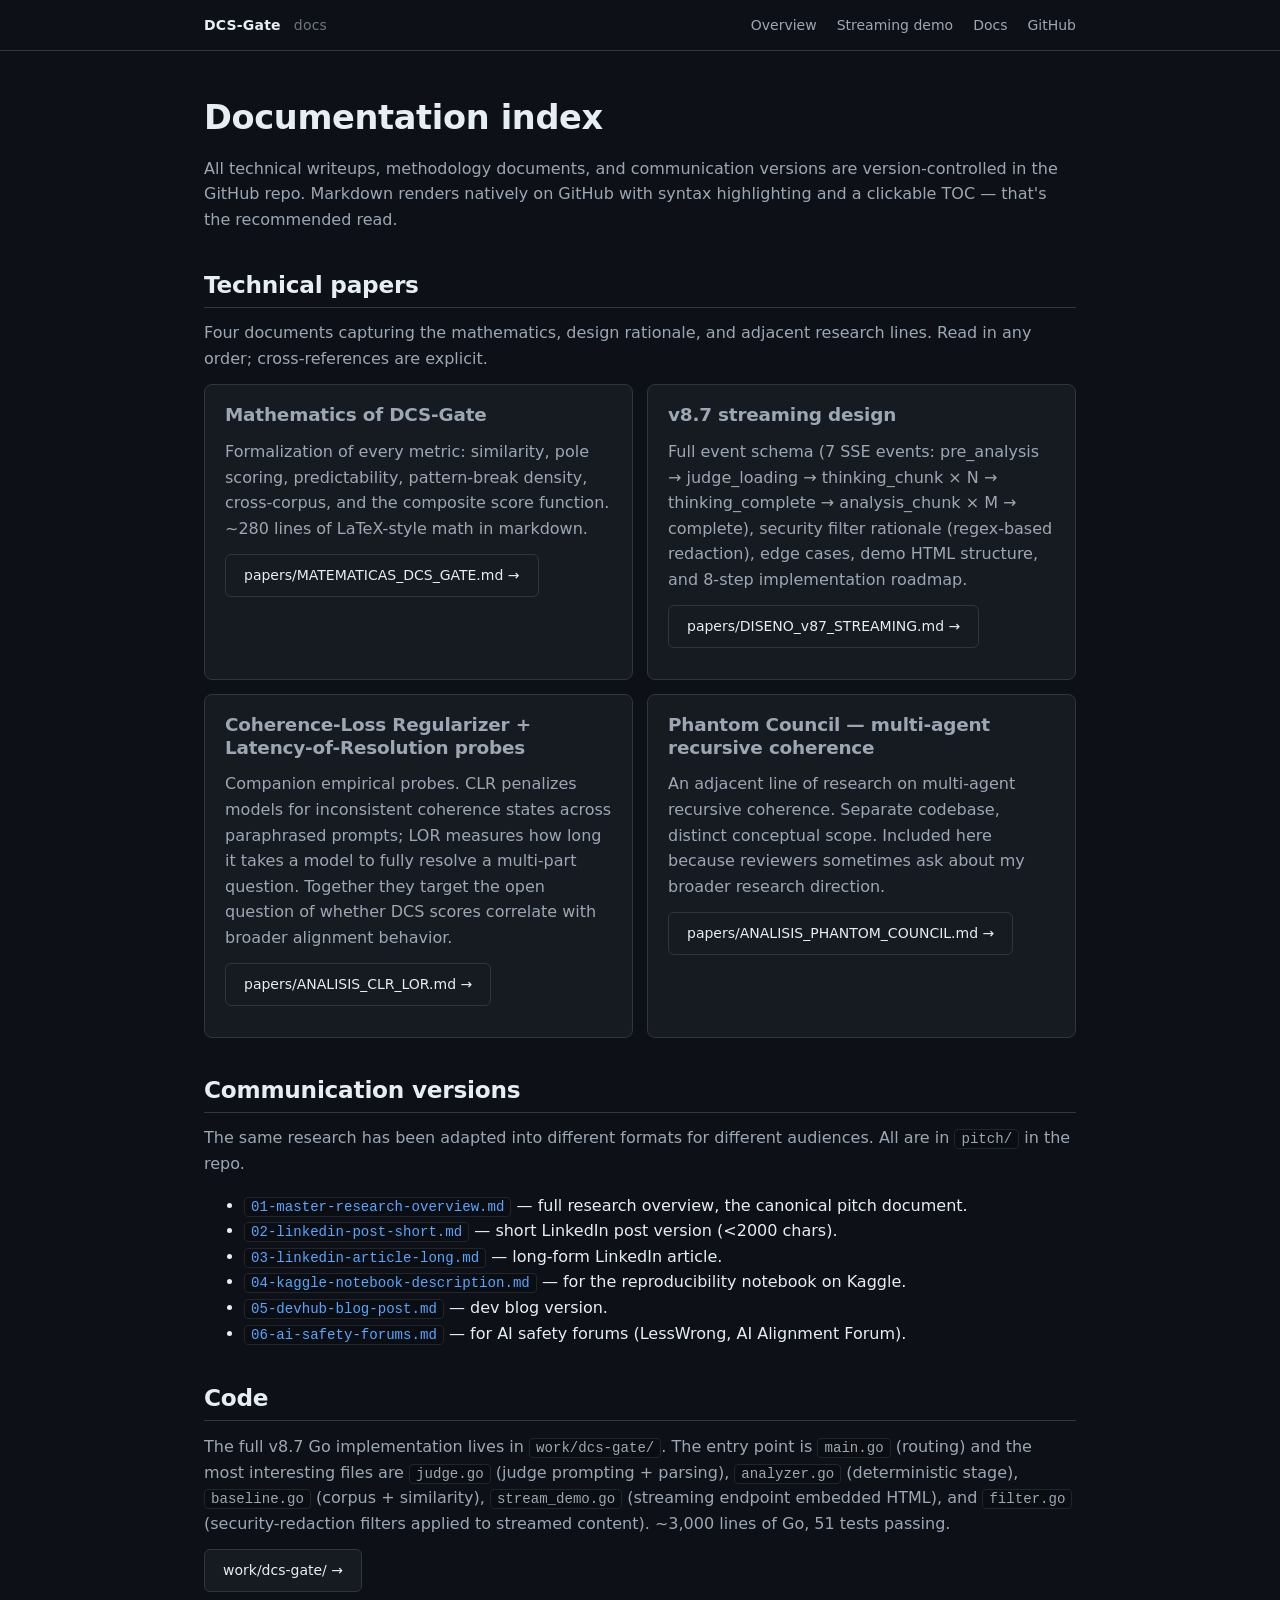
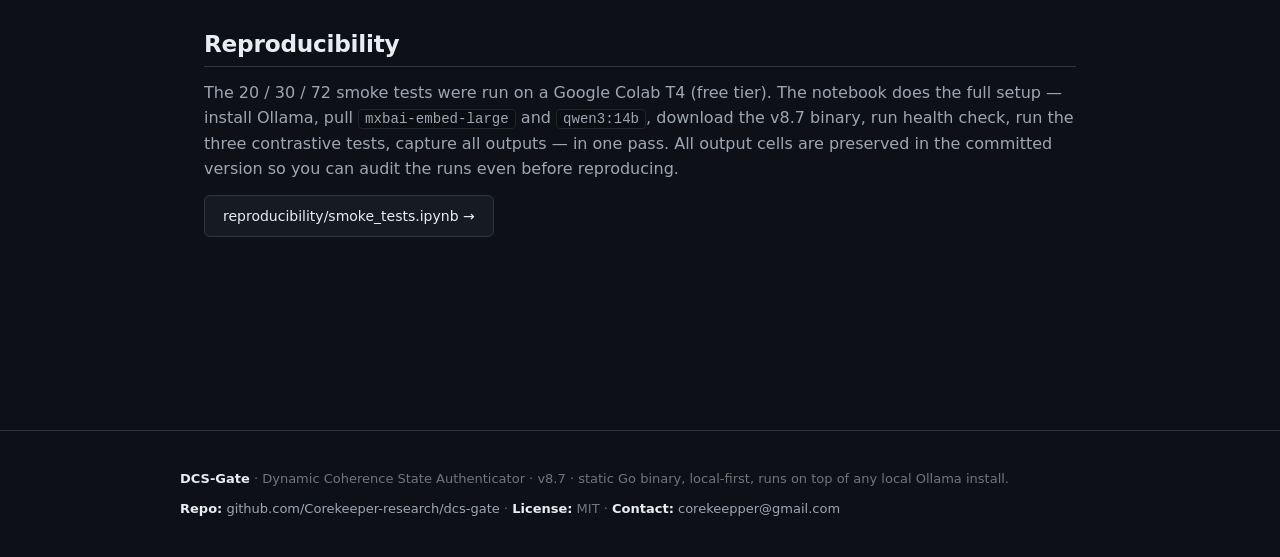
<file: docs/docs.html>
<!doctype html>
<html lang="en">
<head>
<meta charset="utf-8">
<title>DCS-Gate — Documentation index</title>
<meta name="viewport" content="width=device-width, initial-scale=1">
<meta name="description" content="Index of all DCS-Gate technical writeups, communication versions, and methodology documents.">
<link rel="stylesheet" href="style.css">
</head>
<body>

<nav class="top">
  <div class="inner">
    <span class="brand">DCS-Gate <span class="sub">docs</span></span>
    <span class="spacer"></span>
    <a href="index.html">Overview</a>
    <a href="demo.html">Streaming demo</a>
    <a href="docs.html">Docs</a>
    <a href="https://github.com/Corekeeper-research/dcs-gate" target="_blank" rel="noopener">GitHub</a>
  </div>
</nav>

<div class="wrap">

<h1>Documentation index</h1>

<p class="muted">
All technical writeups, methodology documents, and communication versions
are version-controlled in the GitHub repo. Markdown renders natively on
GitHub with syntax highlighting and a clickable TOC — that's the recommended
read.
</p>

<h2>Technical papers</h2>

<p class="muted">
Four documents capturing the mathematics, design rationale, and adjacent
research lines. Read in any order; cross-references are explicit.
</p>

<div class="grid cols-2">
  <div class="card">
    <h3>Mathematics of DCS-Gate</h3>
    <p class="muted">
      Formalization of every metric: similarity, pole scoring, predictability,
      pattern-break density, cross-corpus, and the composite score function.
      ~280 lines of LaTeX-style math in markdown.
    </p>
    <p><a class="btn" href="https://github.com/Corekeeper-research/dcs-gate/blob/main/papers/MATEMATICAS_DCS_GATE.md" target="_blank" rel="noopener">papers/MATEMATICAS_DCS_GATE.md →</a></p>
  </div>

  <div class="card">
    <h3>v8.7 streaming design</h3>
    <p class="muted">
      Full event schema (7 SSE events: pre_analysis → judge_loading →
      thinking_chunk × N → thinking_complete → analysis_chunk × M → complete),
      security filter rationale (regex-based redaction), edge cases, demo HTML
      structure, and 8-step implementation roadmap.
    </p>
    <p><a class="btn" href="https://github.com/Corekeeper-research/dcs-gate/blob/main/papers/DISENO_v87_STREAMING.md" target="_blank" rel="noopener">papers/DISENO_v87_STREAMING.md →</a></p>
  </div>

  <div class="card">
    <h3>Coherence-Loss Regularizer + Latency-of-Resolution probes</h3>
    <p class="muted">
      Companion empirical probes. CLR penalizes models for inconsistent
      coherence states across paraphrased prompts; LOR measures how long it
      takes a model to fully resolve a multi-part question. Together they
      target the open question of whether DCS scores correlate with broader
      alignment behavior.
    </p>
    <p><a class="btn" href="https://github.com/Corekeeper-research/dcs-gate/blob/main/papers/ANALISIS_CLR_LOR.md" target="_blank" rel="noopener">papers/ANALISIS_CLR_LOR.md →</a></p>
  </div>

  <div class="card">
    <h3>Phantom Council — multi-agent recursive coherence</h3>
    <p class="muted">
      An adjacent line of research on multi-agent recursive coherence. Separate
      codebase, distinct conceptual scope. Included here because reviewers
      sometimes ask about my broader research direction.
    </p>
    <p><a class="btn" href="https://github.com/Corekeeper-research/dcs-gate/blob/main/papers/ANALISIS_PHANTOM_COUNCIL.md" target="_blank" rel="noopener">papers/ANALISIS_PHANTOM_COUNCIL.md →</a></p>
  </div>
</div>

<h2>Communication versions</h2>

<p class="muted">
The same research has been adapted into different formats for different
audiences. All are in <code>pitch/</code> in the repo.
</p>

<ul>
  <li><a href="https://github.com/Corekeeper-research/dcs-gate/blob/main/pitch/01-master-research-overview.md" target="_blank" rel="noopener"><code>01-master-research-overview.md</code></a> — full research overview, the canonical pitch document.</li>
  <li><a href="https://github.com/Corekeeper-research/dcs-gate/blob/main/pitch/02-linkedin-post-short.md" target="_blank" rel="noopener"><code>02-linkedin-post-short.md</code></a> — short LinkedIn post version (&lt;2000 chars).</li>
  <li><a href="https://github.com/Corekeeper-research/dcs-gate/blob/main/pitch/03-linkedin-article-long.md" target="_blank" rel="noopener"><code>03-linkedin-article-long.md</code></a> — long-form LinkedIn article.</li>
  <li><a href="https://github.com/Corekeeper-research/dcs-gate/blob/main/pitch/04-kaggle-notebook-description.md" target="_blank" rel="noopener"><code>04-kaggle-notebook-description.md</code></a> — for the reproducibility notebook on Kaggle.</li>
  <li><a href="https://github.com/Corekeeper-research/dcs-gate/blob/main/pitch/05-devhub-blog-post.md" target="_blank" rel="noopener"><code>05-devhub-blog-post.md</code></a> — dev blog version.</li>
  <li><a href="https://github.com/Corekeeper-research/dcs-gate/blob/main/pitch/06-ai-safety-forums.md" target="_blank" rel="noopener"><code>06-ai-safety-forums.md</code></a> — for AI safety forums (LessWrong, AI Alignment Forum).</li>
</ul>

<h2>Code</h2>

<p class="muted">
The full v8.7 Go implementation lives in <code>work/dcs-gate/</code>. The
entry point is <code>main.go</code> (routing) and the most interesting
files are <code>judge.go</code> (judge prompting + parsing),
<code>analyzer.go</code> (deterministic stage), <code>baseline.go</code>
(corpus + similarity), <code>stream_demo.go</code> (streaming endpoint
embedded HTML), and <code>filter.go</code> (security-redaction filters
applied to streamed content). ~3,000 lines of Go, 51 tests passing.
</p>

<p><a class="btn" href="https://github.com/Corekeeper-research/dcs-gate/tree/main/work/dcs-gate" target="_blank" rel="noopener">work/dcs-gate/ →</a></p>

<h2>Reproducibility</h2>

<p class="muted">
The 20 / 30 / 72 smoke tests were run on a Google Colab T4 (free tier).
The notebook does the full setup — install Ollama, pull
<code>mxbai-embed-large</code> and <code>qwen3:14b</code>, download the
v8.7 binary, run health check, run the three contrastive tests, capture
all outputs — in one pass. All output cells are preserved in the
committed version so you can audit the runs even before reproducing.
</p>

<p><a class="btn" href="https://github.com/Corekeeper-research/dcs-gate/blob/main/reproducibility/smoke_tests.ipynb" target="_blank" rel="noopener">reproducibility/smoke_tests.ipynb →</a></p>

</div>

<footer class="site">
  <div class="inner">
    <div class="sec"><span class="h">DCS-Gate</span> · Dynamic Coherence State Authenticator · v8.7 · static Go binary, local-first, runs on top of any local Ollama install.</div>
    <div class="sec"><span class="h">Repo:</span> <a href="https://github.com/Corekeeper-research/dcs-gate" target="_blank" rel="noopener">github.com/Corekeeper-research/dcs-gate</a> · <span class="h">License:</span> MIT · <span class="h">Contact:</span> <a href="mailto:corekeepper@gmail.com">corekeepper@gmail.com</a></div>
  </div>
</footer>

</body>
</html>
</file>
<file: docs/style.css>
/* DCS-Gate site — shared dark theme, GitHub-dark inspired. Zero deps. */

:root {
  --bg: #0d1117;
  --bg-elev: #161b22;
  --bg-elev2: #1f242c;
  --border: #30363d;
  --border-soft: #21262d;
  --text: #e6edf3;
  --text-muted: #9da7b3;
  --text-dim: #6e7681;
  --accent: #58a6ff;
  --accent-hover: #79b8ff;
  --good: #56d364;
  --bad: #f85149;
  --warn: #d29922;
  --code-bg: #0a0d12;
  --mono: ui-monospace, SFMono-Regular, "SF Mono", Menlo, Consolas, monospace;
  --sans: -apple-system, BlinkMacSystemFont, "Segoe UI", "Inter", system-ui, sans-serif;
}

* { box-sizing: border-box; }
html, body { margin: 0; padding: 0; }
body {
  font-family: var(--sans);
  background: var(--bg);
  color: var(--text);
  line-height: 1.6;
  font-size: 16px;
  -webkit-font-smoothing: antialiased;
}

.wrap { max-width: 920px; margin: 0 auto; padding: 32px 24px 120px; }

/* Top nav */
nav.top {
  border-bottom: 1px solid var(--border);
  background: var(--bg);
  position: sticky; top: 0; z-index: 10;
  backdrop-filter: blur(6px);
}
nav.top .inner {
  max-width: 920px; margin: 0 auto;
  padding: 14px 24px;
  display: flex; align-items: center; gap: 20px;
  font-size: 14px;
}
nav.top .brand { font-weight: 600; color: var(--text); letter-spacing: 0.2px; }
nav.top .brand .sub { color: var(--text-dim); font-weight: 400; margin-left: 8px; }
nav.top a { color: var(--text-muted); text-decoration: none; }
nav.top a:hover { color: var(--accent); }
nav.top .spacer { flex: 1; }

/* Headings */
h1, h2, h3 { color: var(--text); line-height: 1.25; margin: 1.6em 0 0.5em; font-weight: 600; letter-spacing: -0.01em; }
h1 { font-size: 2.1em; margin-top: 0.4em; }
h2 { font-size: 1.45em; border-bottom: 1px solid var(--border); padding-bottom: 8px; }
h3 { font-size: 1.15em; color: var(--text-muted); }
p { color: var(--text); margin: 0.8em 0; }
.muted { color: var(--text-muted); }
.dim { color: var(--text-dim); font-size: 0.9em; }

/* Links */
a { color: var(--accent); text-decoration: none; }
a:hover { color: var(--accent-hover); text-decoration: underline; }

/* Code */
code { font-family: var(--mono); background: var(--code-bg); border: 1px solid var(--border-soft); border-radius: 4px; padding: 1px 6px; font-size: 0.88em; }
pre { background: var(--code-bg); border: 1px solid var(--border); border-radius: 6px; padding: 14px 16px; overflow-x: auto; font-family: var(--mono); font-size: 0.86em; line-height: 1.55; }
pre code { background: transparent; border: 0; padding: 0; font-size: 1em; }

/* Hero */
.hero { padding: 48px 0 12px; border-bottom: 1px solid var(--border); margin-bottom: 28px; }
.hero h1 { font-size: 2.4em; margin: 0 0 12px; }
.hero .tag { display: inline-block; background: var(--bg-elev); border: 1px solid var(--border); border-radius: 999px; padding: 2px 10px; font-size: 12px; color: var(--text-muted); margin-right: 6px; }
.hero .lede { color: var(--text-muted); font-size: 1.08em; max-width: 750px; margin: 18px 0 8px; }
.hero .cta { display: flex; gap: 12px; flex-wrap: wrap; margin: 22px 0 10px; }
.btn { display: inline-block; padding: 9px 18px; border-radius: 6px; font-weight: 500; font-size: 14px; border: 1px solid var(--border); color: var(--text); background: var(--bg-elev); transition: all 0.15s; }
.btn:hover { background: var(--bg-elev2); border-color: var(--text-dim); text-decoration: none; }
.btn.primary { background: #1f6feb; border-color: #2f81f7; color: #fff; }
.btn.primary:hover { background: #388bfd; color: #fff; }

/* Cards / grids */
.grid { display: grid; gap: 14px; }
.grid.cols-2 { grid-template-columns: 1fr 1fr; }
@media (max-width: 720px) { .grid.cols-2 { grid-template-columns: 1fr; } }
.card { background: var(--bg-elev); border: 1px solid var(--border); border-radius: 8px; padding: 18px 20px; }
.card h3 { margin-top: 0; }

/* Tables */
table { border-collapse: collapse; width: 100%; margin: 14px 0 18px; font-size: 0.95em; }
th, td { padding: 8px 12px; text-align: left; border-bottom: 1px solid var(--border-soft); vertical-align: top; }
th { font-weight: 600; color: var(--text-muted); border-bottom: 1px solid var(--border); }
tr:last-child td { border-bottom: 0; }
td.num, th.num { text-align: right; font-family: var(--mono); }

/* Score chips */
.score { display: inline-block; padding: 3px 10px; border-radius: 999px; font-family: var(--mono); font-weight: 600; font-size: 0.95em; }
.score.s-low { background: rgba(248, 81, 73, 0.12); color: #ff7b72; border: 1px solid rgba(248, 81, 73, 0.4); }
.score.s-mid { background: rgba(210, 153, 34, 0.12); color: #e3b341; border: 1px solid rgba(210, 153, 34, 0.4); }
.score.s-high { background: rgba(86, 211, 100, 0.12); color: #7ee787; border: 1px solid rgba(86, 211, 100, 0.4); }

/* Quote */
blockquote { border-left: 3px solid var(--accent); margin: 16px 0; padding: 4px 18px; color: var(--text-muted); background: var(--bg-elev); border-radius: 0 6px 6px 0; }
blockquote p { margin: 8px 0; }
blockquote.thinking { font-family: var(--mono); font-size: 0.88em; line-height: 1.6; }

/* Footer */
footer.site {
  border-top: 1px solid var(--border);
  margin-top: 60px;
  padding: 28px 24px;
  color: var(--text-dim);
  font-size: 13px;
  line-height: 1.55;
}
footer.site .inner { max-width: 920px; margin: 0 auto; }
footer.site a { color: var(--text-muted); }
footer.site .sec { margin: 10px 0; }
footer.site .h { color: var(--text); font-weight: 600; }
footer.site ul { padding-left: 18px; margin: 6px 0; }
footer.site li { margin: 2px 0; }
footer.site .role { color: var(--text-dim); }

/* Demo page specific */
.demo-form { background: var(--bg-elev); border: 1px solid var(--border); border-radius: 8px; padding: 20px; margin: 20px 0; }
.demo-form label { display: block; font-size: 13px; color: var(--text-muted); margin: 12px 0 4px; }
.demo-form input[type="text"],
.demo-form textarea { width: 100%; background: var(--bg); border: 1px solid var(--border); color: var(--text); border-radius: 6px; padding: 10px 12px; font-family: var(--mono); font-size: 13px; }
.demo-form textarea { min-height: 90px; resize: vertical; }
.demo-form input:focus, .demo-form textarea:focus { outline: none; border-color: var(--accent); }
.demo-form .row { display: flex; gap: 12px; align-items: flex-end; flex-wrap: wrap; margin-top: 14px; }
.demo-form button { background: #1f6feb; border: 1px solid #2f81f7; color: #fff; padding: 9px 22px; border-radius: 6px; cursor: pointer; font-weight: 500; font-size: 14px; }
.demo-form button:hover { background: #388bfd; }
.demo-form button:disabled { opacity: 0.6; cursor: not-allowed; }
.demo-form .presets { display: flex; flex-wrap: wrap; gap: 8px; margin: 10px 0; }
.demo-form .presets button { background: var(--bg-elev2); border: 1px solid var(--border); color: var(--text-muted); font-size: 12px; padding: 5px 10px; }
.demo-form .presets button:hover { color: var(--text); border-color: var(--accent); }
.streaming-area { background: var(--code-bg); border: 1px solid var(--border); border-radius: 8px; padding: 18px 20px; margin: 18px 0; min-height: 120px; }
.streaming-area .status { font-size: 12px; color: var(--text-dim); margin-bottom: 10px; }
.streaming-area .think { font-family: var(--mono); white-space: pre-wrap; font-size: 12.5px; color: var(--text-muted); line-height: 1.55; }
.streaming-area .result { margin-top: 14px; padding-top: 14px; border-top: 1px solid var(--border-soft); }
.streaming-area .result .score-big { font-family: var(--mono); font-size: 2.4em; font-weight: 700; }

/* Inline note callouts */
.note { background: var(--bg-elev); border-left: 3px solid var(--warn); padding: 10px 14px; border-radius: 0 6px 6px 0; margin: 14px 0; font-size: 0.95em; color: var(--text-muted); }
.note strong { color: var(--text); }
</file>
